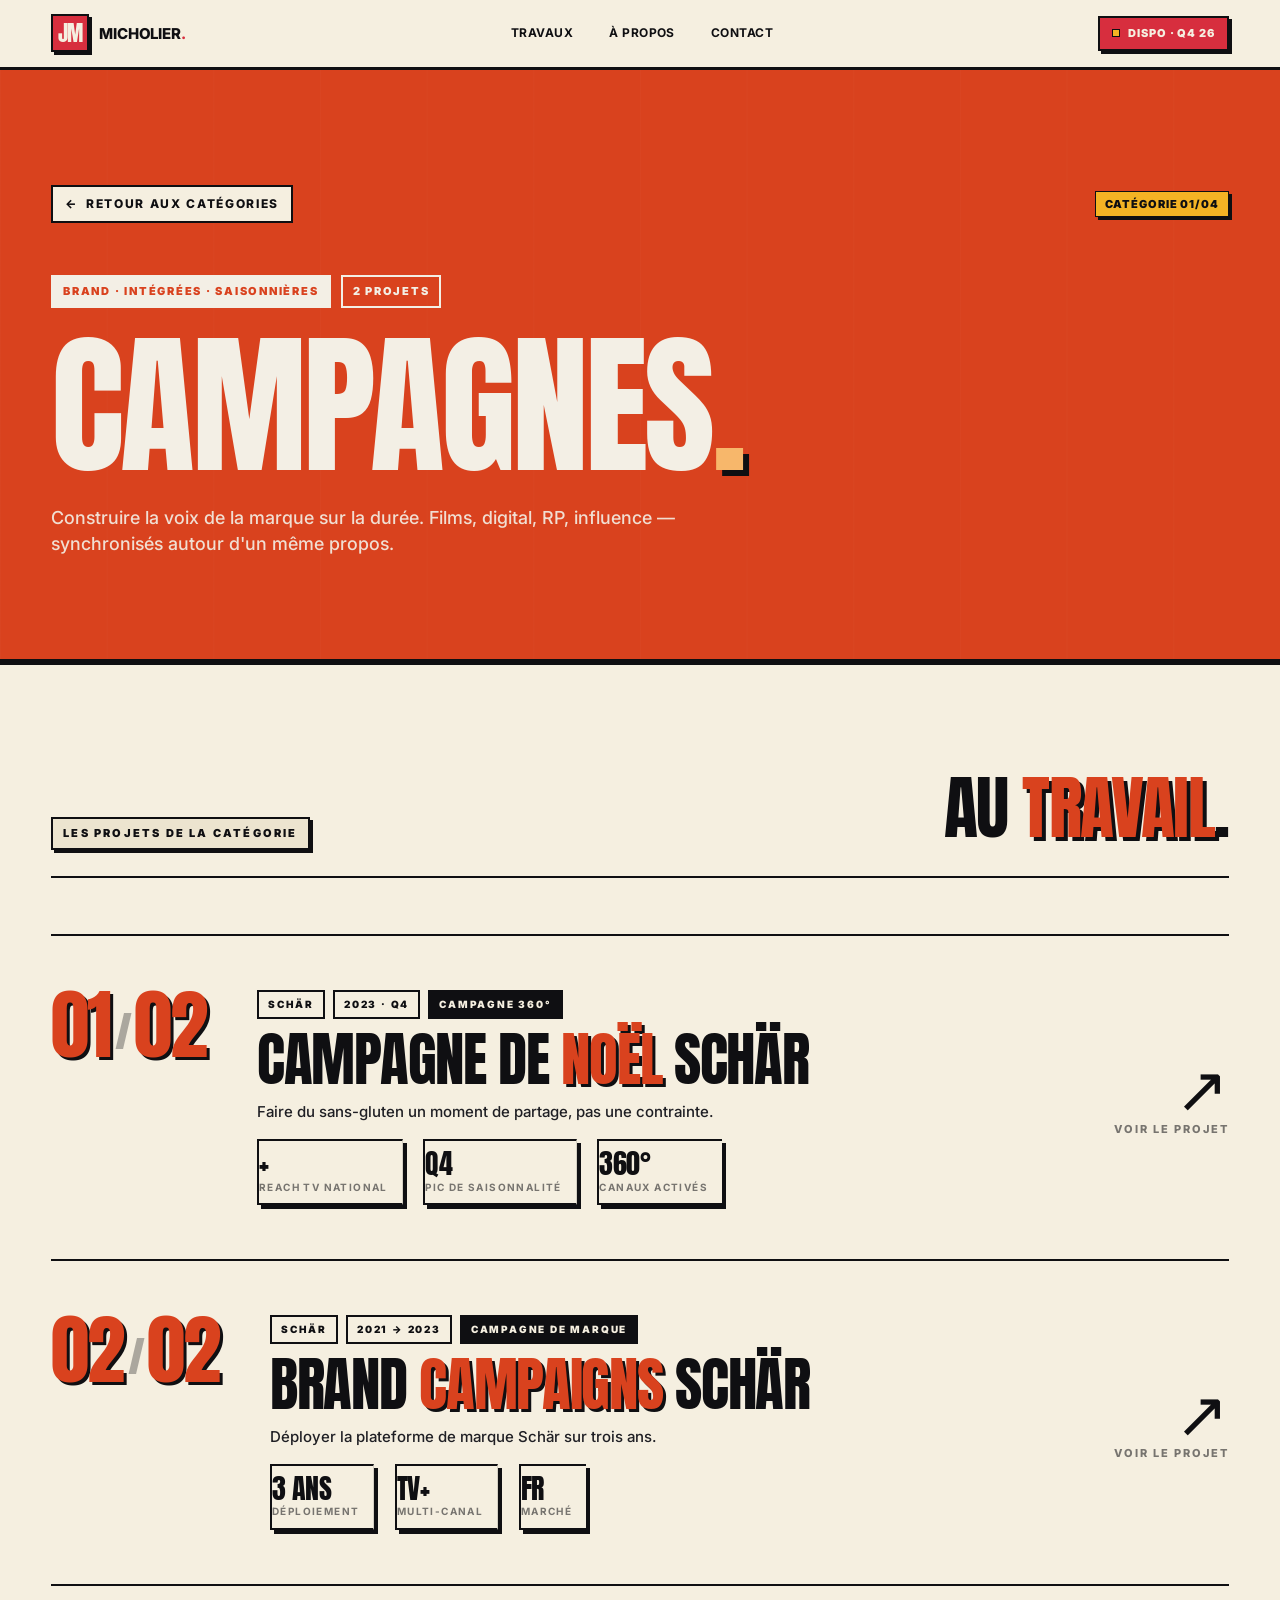
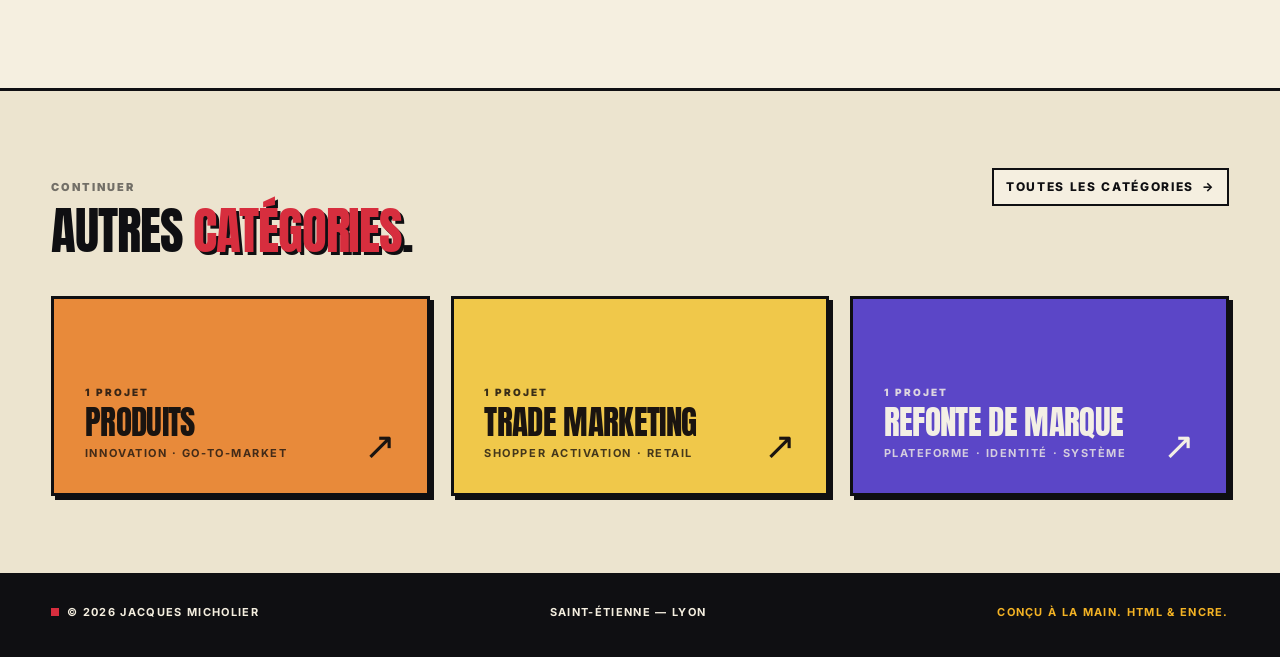
<file: categories/campagnes.html>
<!doctype html>
<html lang="fr">
<head>
  <meta charset="utf-8" />
  <meta name="viewport" content="width=device-width, initial-scale=1" />
  <title>Campagnes — Jacques Micholier</title>

  <link rel="preconnect" href="https://fonts.googleapis.com" />
  <link rel="preconnect" href="https://fonts.gstatic.com" crossorigin />
  <link href="https://fonts.googleapis.com/css2?family=Anton&family=Inter:wght@400;500;600;700;800;900&display=swap" rel="stylesheet" />

  <link rel="stylesheet" href="../styles.css" />

  <style>
    /* Jacques : retirer les symboles décoratifs sur la page Campagnes */
    #hero-root > .glyph { display: none; }
    #other-root .cat-other-glyph { display: none; }
  </style>
</head>

<body id="top">

  <header class="nav" id="nav-root"></header>

  <section class="section cat-hero" id="hero" data-screen-label="Catégorie — Hero">
    <div id="hero-root"></div>
  </section>

  <section class="section cat-listing" id="list" data-screen-label="Catégorie — Liste">
    <div id="list-root"></div>
  </section>

  <section class="section cat-other-sec" id="other" data-screen-label="Catégorie — Autres">
    <div id="other-root"></div>
  </section>

  <footer class="footer" id="footer-root"></footer>

  <script>window.__categoryKey = "campagnes";</script>
  <script src="../image-slot.js"></script>
  <script src="../data.js"></script>
  <script src="../categorie.js"></script>
</body>
</html>
</file>
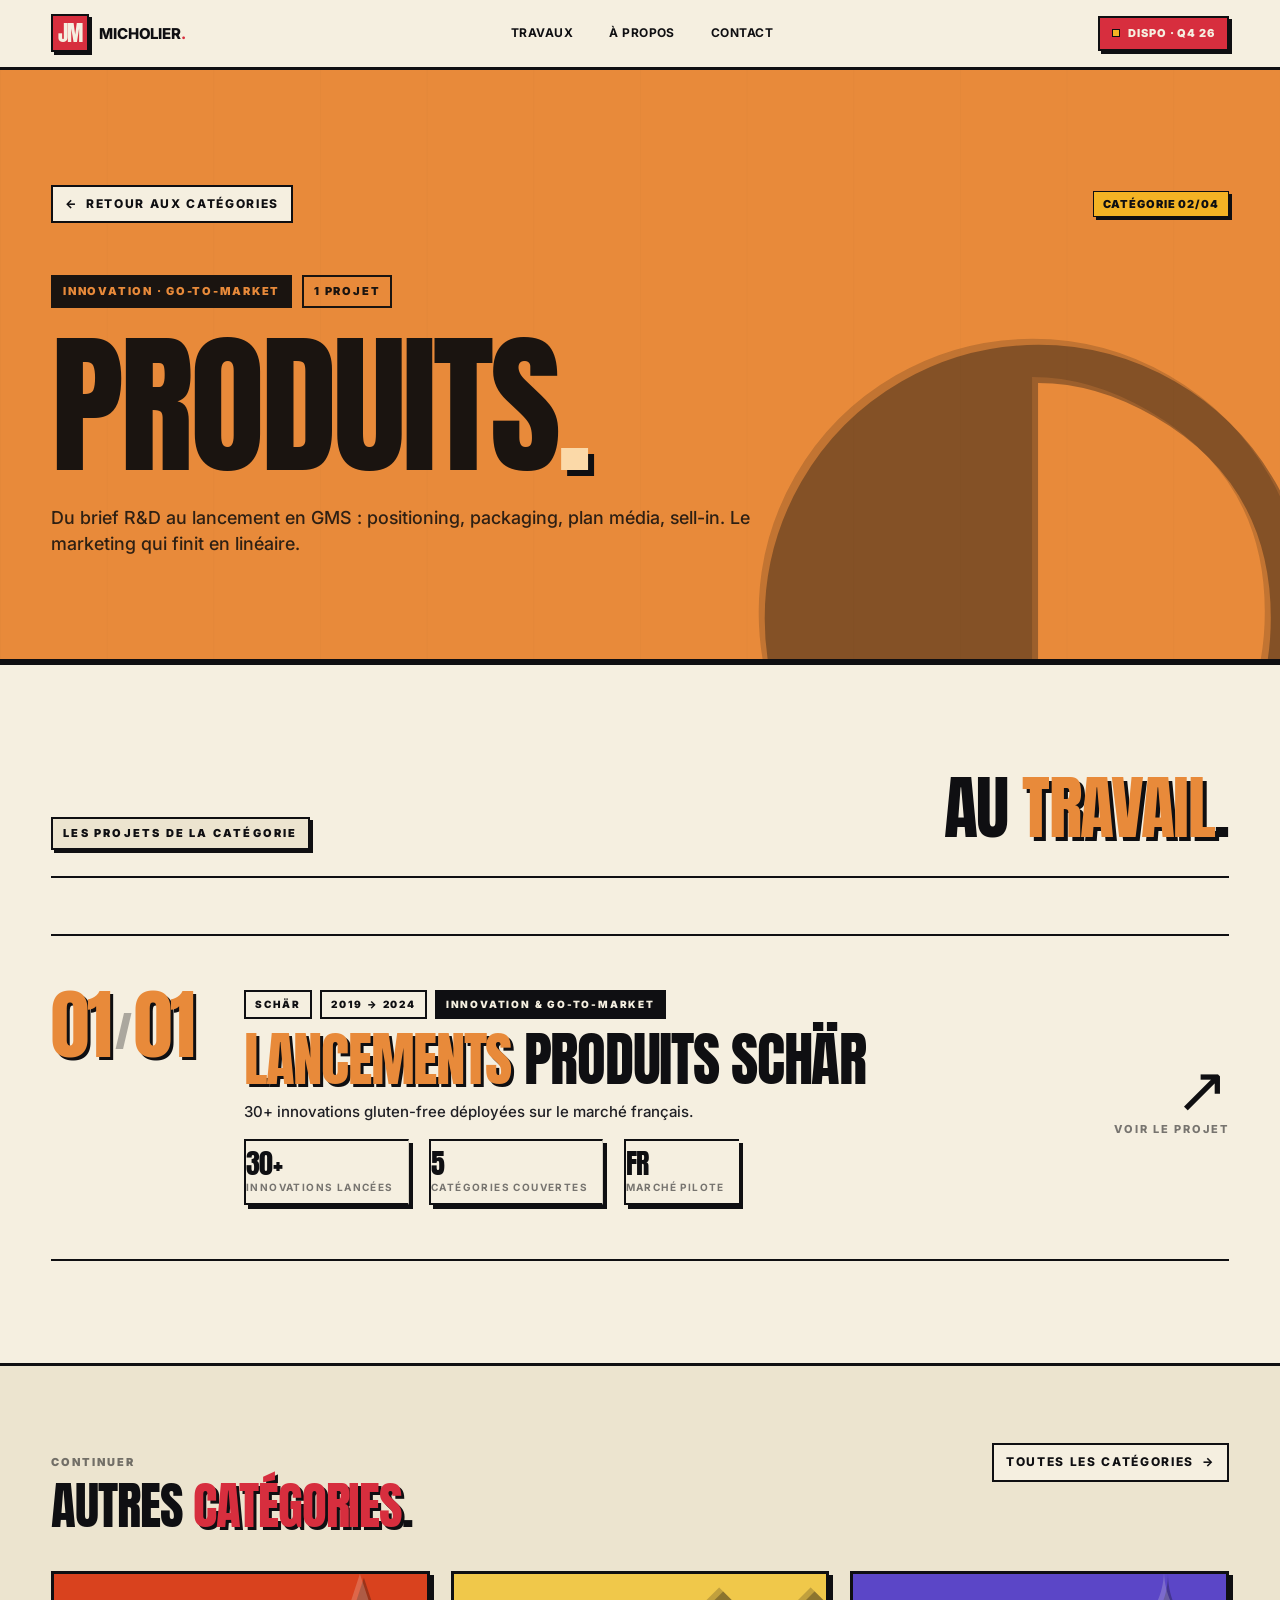
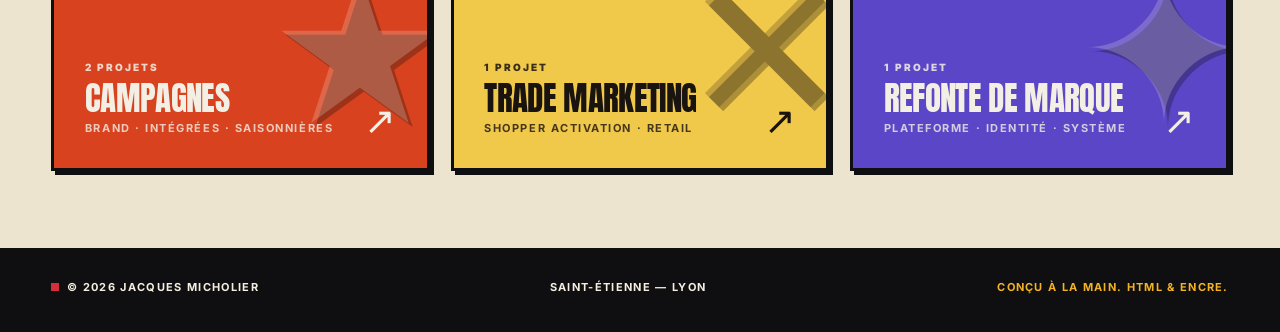
<file: categories/produits.html>
<!doctype html>
<html lang="fr">
<head>
  <meta charset="utf-8" />
  <meta name="viewport" content="width=device-width, initial-scale=1" />
  <title>Produits — Jacques Micholier</title>

  <link rel="preconnect" href="https://fonts.googleapis.com" />
  <link rel="preconnect" href="https://fonts.gstatic.com" crossorigin />
  <link href="https://fonts.googleapis.com/css2?family=Anton&family=Inter:wght@400;500;600;700;800;900&display=swap" rel="stylesheet" />

  <link rel="stylesheet" href="../styles.css" />
</head>

<body id="top">

  <header class="nav" id="nav-root"></header>

  <section class="section cat-hero" id="hero" data-screen-label="Catégorie — Hero">
    <div id="hero-root"></div>
  </section>

  <section class="section cat-listing" id="list" data-screen-label="Catégorie — Liste">
    <div id="list-root"></div>
  </section>

  <section class="section cat-other-sec" id="other" data-screen-label="Catégorie — Autres">
    <div id="other-root"></div>
  </section>

  <footer class="footer" id="footer-root"></footer>

  <script>window.__categoryKey = "produits";</script>
  <script src="../image-slot.js"></script>
  <script src="../data.js"></script>
  <script src="../categorie.js"></script>
</body>
</html>
</file>
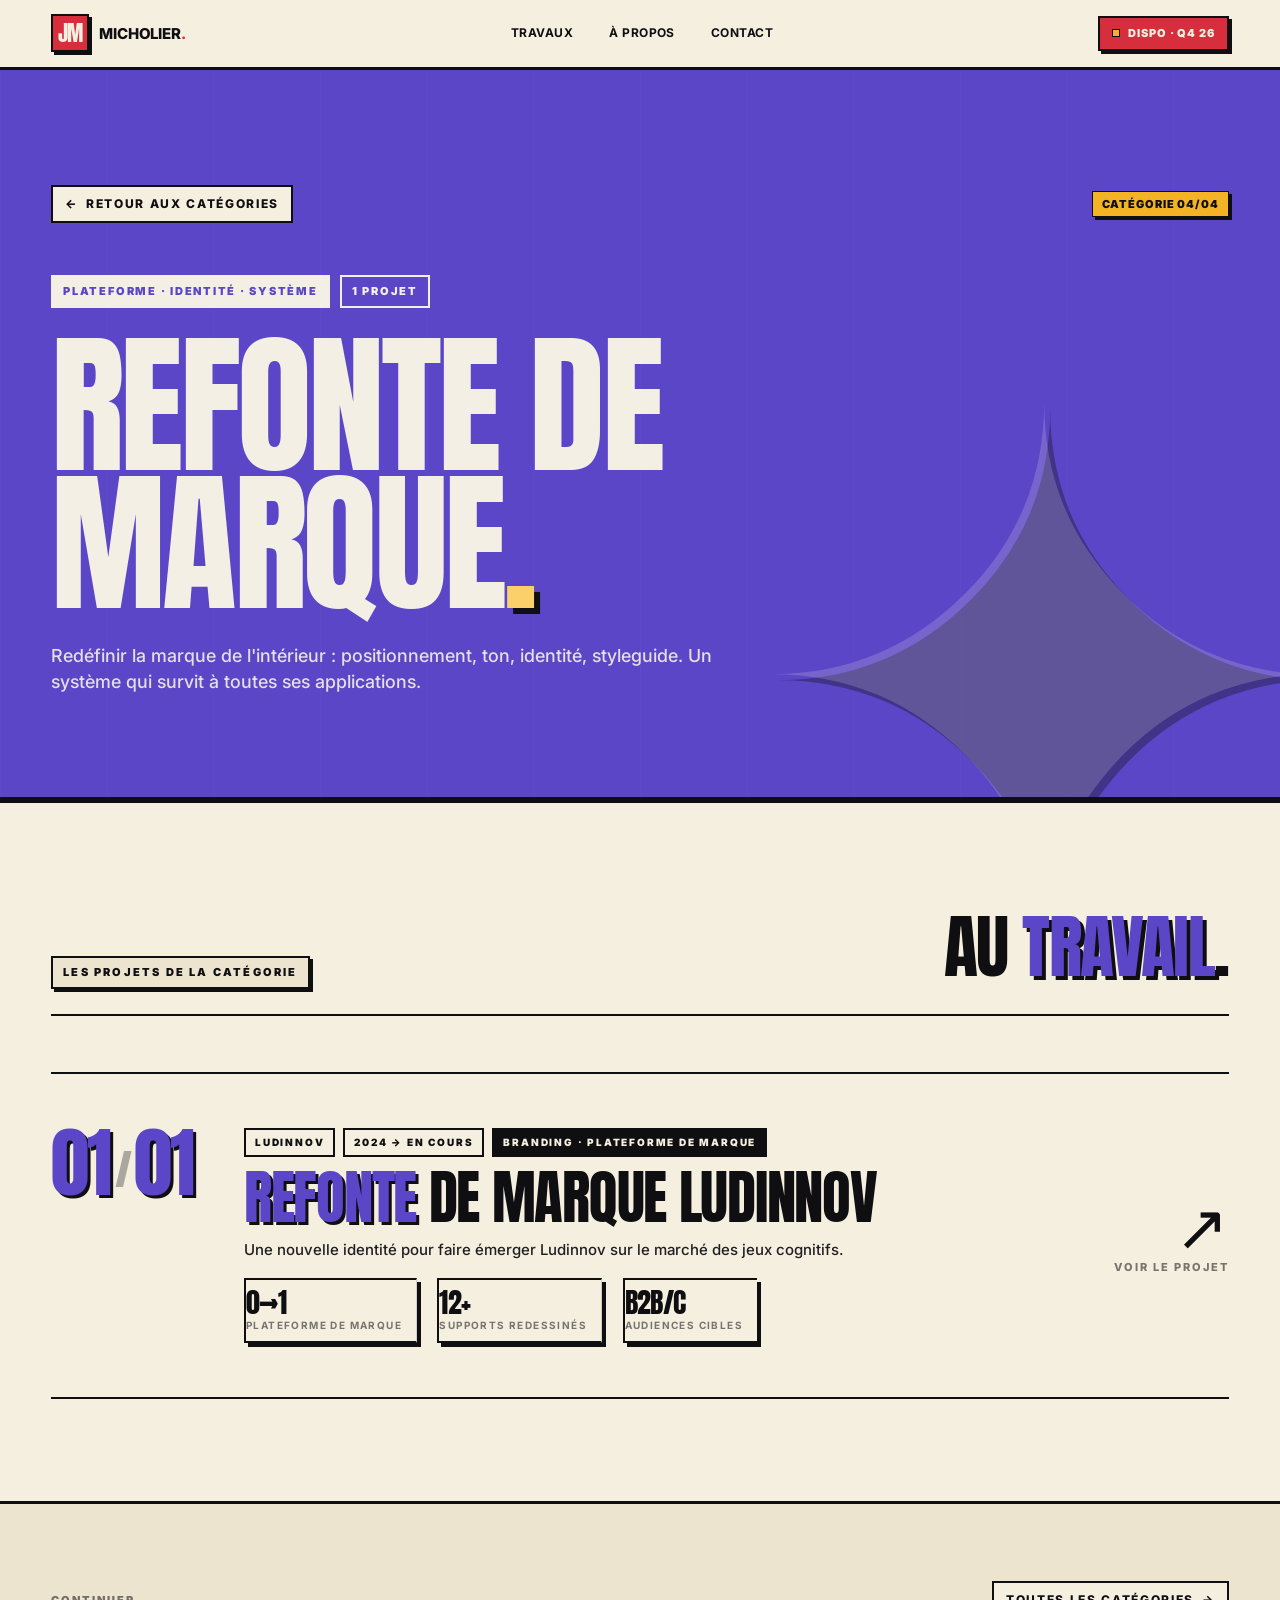
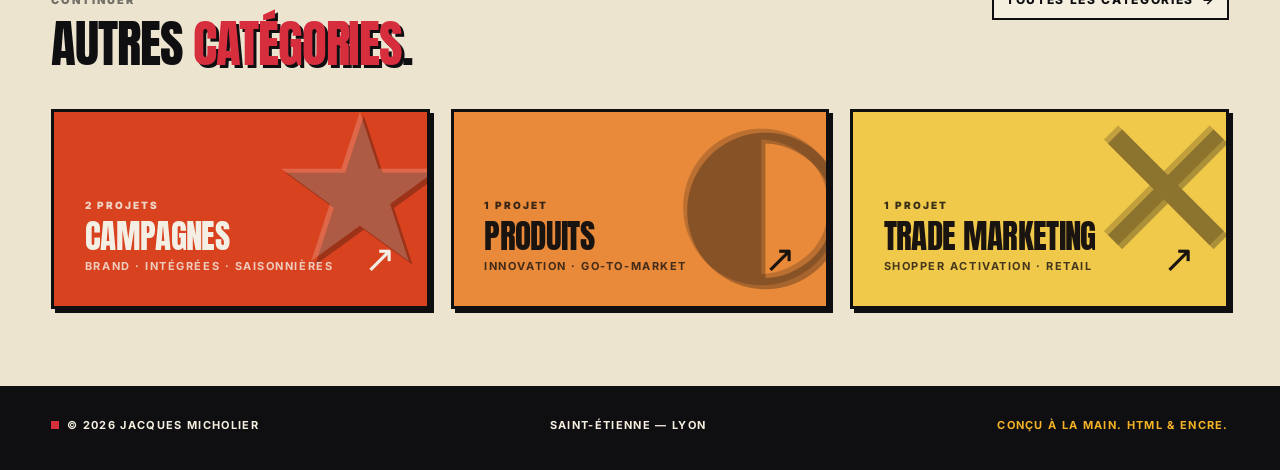
<file: categories/refonte.html>
<!doctype html>
<html lang="fr">
<head>
  <meta charset="utf-8" />
  <meta name="viewport" content="width=device-width, initial-scale=1" />
  <title>Refonte de marque — Jacques Micholier</title>

  <link rel="preconnect" href="https://fonts.googleapis.com" />
  <link rel="preconnect" href="https://fonts.gstatic.com" crossorigin />
  <link href="https://fonts.googleapis.com/css2?family=Anton&family=Inter:wght@400;500;600;700;800;900&display=swap" rel="stylesheet" />

  <link rel="stylesheet" href="../styles.css" />
</head>

<body id="top">

  <header class="nav" id="nav-root"></header>

  <section class="section cat-hero" id="hero" data-screen-label="Catégorie — Hero">
    <div id="hero-root"></div>
  </section>

  <section class="section cat-listing" id="list" data-screen-label="Catégorie — Liste">
    <div id="list-root"></div>
  </section>

  <section class="section cat-other-sec" id="other" data-screen-label="Catégorie — Autres">
    <div id="other-root"></div>
  </section>

  <footer class="footer" id="footer-root"></footer>

  <script>window.__categoryKey = "refonte";</script>
  <script src="../image-slot.js"></script>
  <script src="../data.js"></script>
  <script src="../categorie.js"></script>
</body>
</html>
</file>
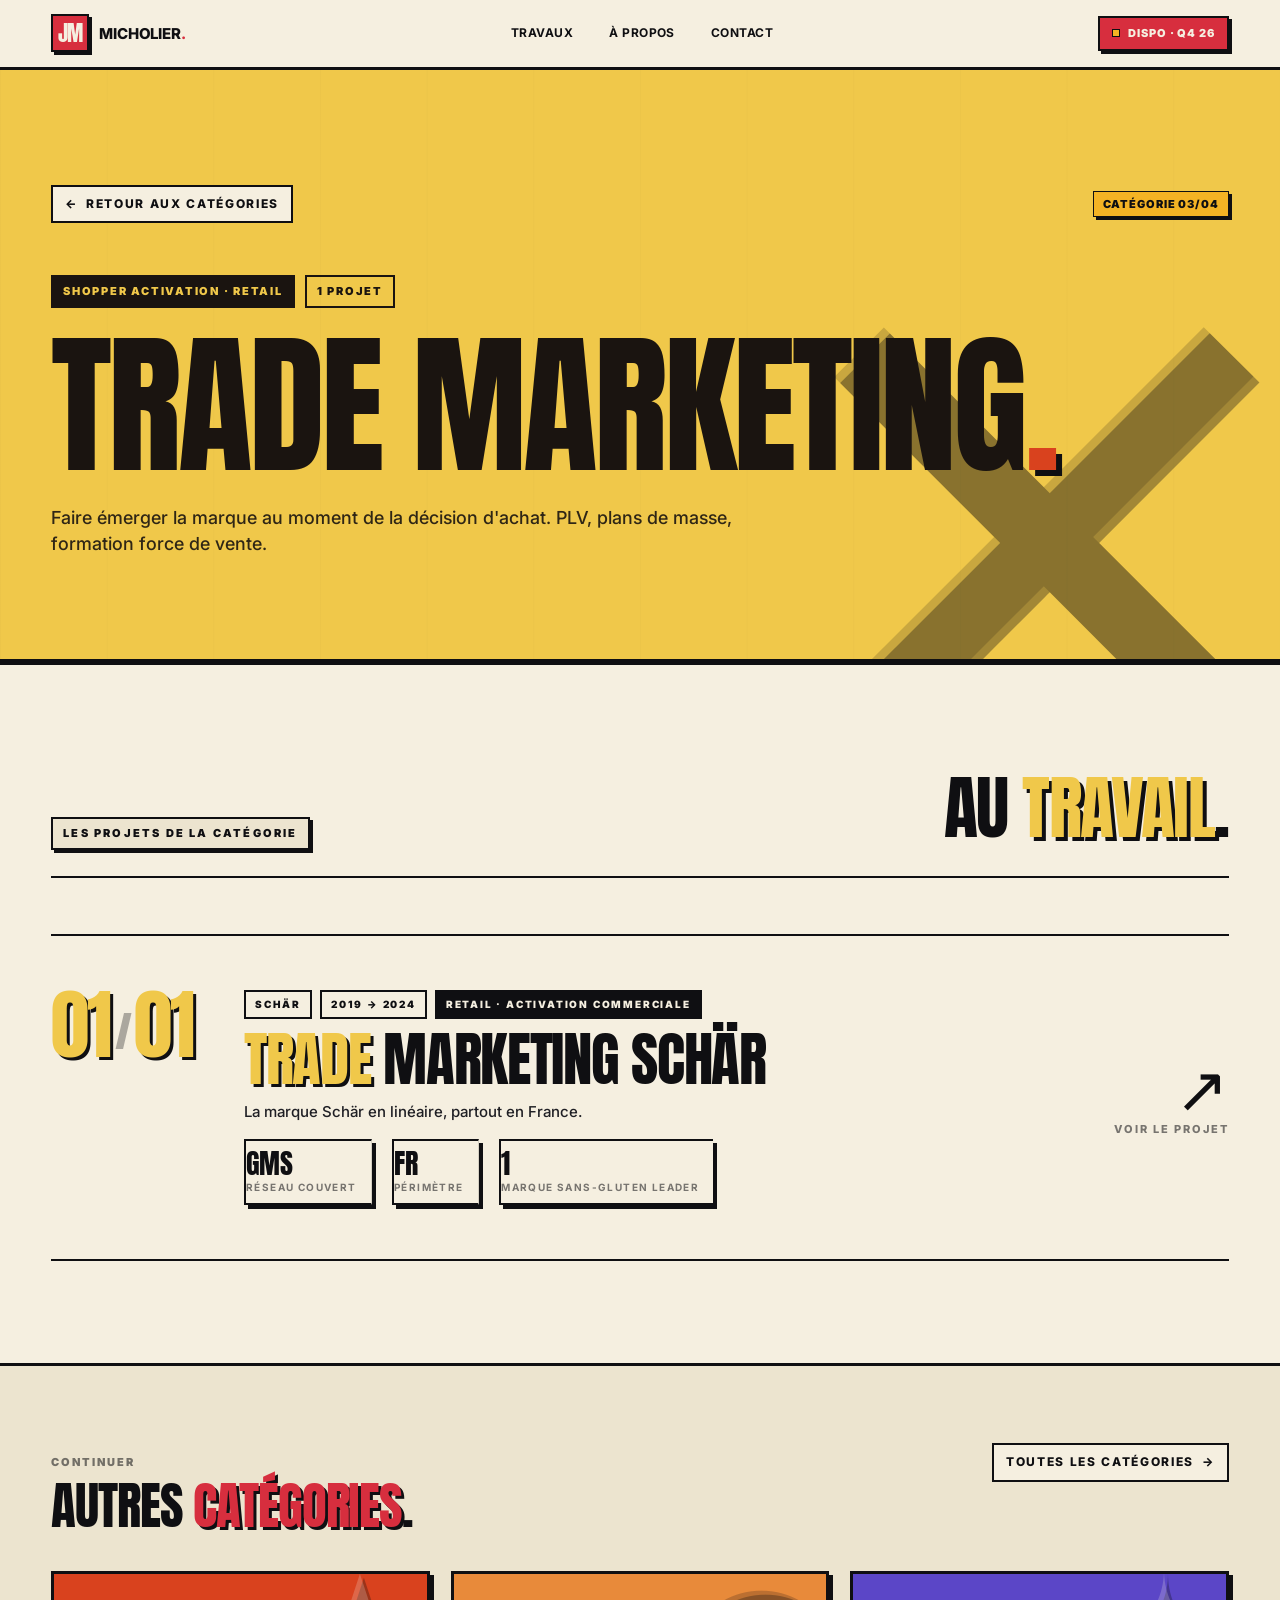
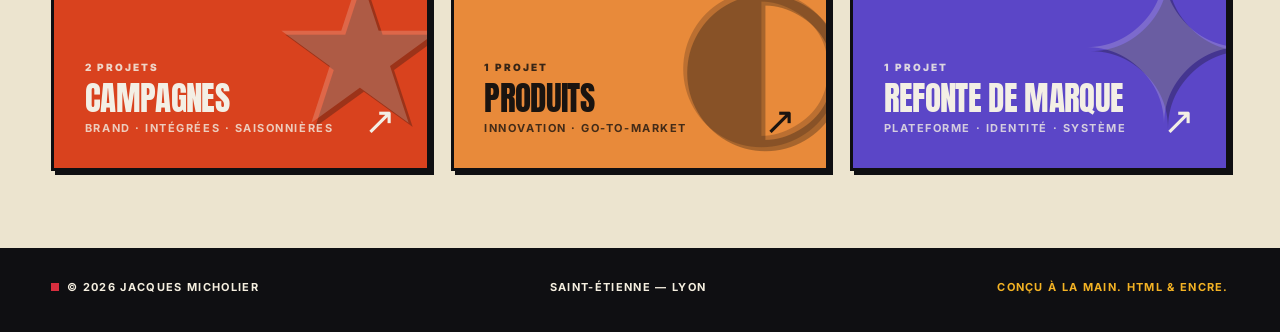
<file: categories/trade.html>
<!doctype html>
<html lang="fr">
<head>
  <meta charset="utf-8" />
  <meta name="viewport" content="width=device-width, initial-scale=1" />
  <title>Trade marketing — Jacques Micholier</title>

  <link rel="preconnect" href="https://fonts.googleapis.com" />
  <link rel="preconnect" href="https://fonts.gstatic.com" crossorigin />
  <link href="https://fonts.googleapis.com/css2?family=Anton&family=Inter:wght@400;500;600;700;800;900&display=swap" rel="stylesheet" />

  <link rel="stylesheet" href="../styles.css" />
</head>

<body id="top">

  <header class="nav" id="nav-root"></header>

  <section class="section cat-hero" id="hero" data-screen-label="Catégorie — Hero">
    <div id="hero-root"></div>
  </section>

  <section class="section cat-listing" id="list" data-screen-label="Catégorie — Liste">
    <div id="list-root"></div>
  </section>

  <section class="section cat-other-sec" id="other" data-screen-label="Catégorie — Autres">
    <div id="other-root"></div>
  </section>

  <footer class="footer" id="footer-root"></footer>

  <script>window.__categoryKey = "trade";</script>
  <script src="../image-slot.js"></script>
  <script src="../data.js"></script>
  <script src="../categorie.js"></script>
</body>
</html>
</file>
<file: styles.css>
/* ════════════════════════════════════════════════════════════
   Portfolio · Jacques Micholier — RIOT v2
   Application de la charte graphique Riot v1.0
   • Tokens (Red/Gold/Violet/Paper/Ink) exposés en CSS vars
     → modifiables via le panneau Tweaks (live).
   • Typo : Impact en caps XL (titres) + Inter (structure/body)
   • Hero brutaliste · sections suivantes calmées
   ════════════════════════════════════════════════════════════ */

:root {
  /* Charte v1.0 — modifiable via Tweaks */
  --riot-red:    #D72E3E;
  --riot-gold:   #F4B324;
  --riot-violet: #6B4FBB;

  --paper:       #F5EFE0;
  --paper-2:     #ece4cf;
  --ink:         #0F0F12;
  --ink-2:       #1f1f24;
  --muted:       rgba(15, 15, 18, 0.55);
  --muted-2:     rgba(15, 15, 18, 0.32);
  --line:        rgba(15, 15, 18, 0.14);
  --line-2:      rgba(15, 15, 18, 0.08);

  --display: "Impact", "Anton", "Haettenschweiler", "Arial Narrow Bold", sans-serif;
  --sans:    "Inter", -apple-system, "Helvetica Neue", Arial, sans-serif;

  --maxw: 1440px;
  --gutter: clamp(20px, 4vw, 56px);

  --ease: cubic-bezier(.2, .7, .2, 1);

  /* Ombres offset charte (brutalist) — réduites sur sections calmes */
  --shadow-xl: 6px 6px 0 var(--ink);
  --shadow-md: 4px 4px 0 var(--ink);
  --shadow-sm: 3px 3px 0 var(--ink);

  --border:   2px solid var(--ink);
  --border-2: 2.5px solid var(--ink);
  --border-3: 3px solid var(--ink);
}

/* ── Reset ───────────────────────────────────────────────── */
* { box-sizing: border-box; }
html, body { margin: 0; padding: 0; }
html { scroll-behavior: smooth; }
body {
  background: var(--paper);
  color: var(--ink);
  font-family: var(--sans);
  font-size: 16px;
  font-weight: 400;
  line-height: 1.55;
  -webkit-font-smoothing: antialiased;
  text-rendering: optimizeLegibility;
  overflow-x: hidden;
}
img, svg { display: block; max-width: 100%; }
a { color: inherit; text-decoration: none; }
button { font: inherit; color: inherit; background: none; border: none; padding: 0; cursor: pointer; }
::selection { background: var(--riot-red); color: var(--paper); }

/* ── Typo helpers ────────────────────────────────────────── */
.display {
  font-family: var(--display);
  font-weight: 400;
  text-transform: uppercase;
  letter-spacing: -.022em;
  line-height: .9;
}
.eyebrow {
  font-family: var(--sans);
  font-weight: 800;
  font-size: 11px;
  letter-spacing: .14em;
  text-transform: uppercase;
  color: var(--ink);
}
.lede {
  font-family: var(--sans);
  font-weight: 500;
  font-size: clamp(17px, 1.35vw, 20px);
  line-height: 1.5;
}

/* ── Wrap + sections ─────────────────────────────────────── */
.wrap {
  max-width: var(--maxw);
  margin: 0 auto;
  padding: 0 var(--gutter);
}
.section {
  padding: clamp(72px, 9vw, 140px) 0;
  position: relative;
  border-top: var(--border-3);
}
.section:first-of-type { border-top: none; }

/* ── BADGES (charte) ─────────────────────────────────────── */
.badge {
  display: inline-flex;
  align-items: center;
  font-family: var(--sans);
  font-weight: 900;
  font-size: 11px;
  letter-spacing: .08em;
  padding: 4px 9px 3px;
  border: 1.5px solid var(--ink);
  box-shadow: var(--shadow-sm);
  text-transform: uppercase;
  flex-shrink: 0;
  white-space: nowrap;
}
.badge.new  { background: var(--riot-red);    color: var(--paper); }
.badge.pro  { background: var(--riot-violet); color: var(--paper); }
.badge.beta { background: var(--ink);         color: var(--riot-gold); }
.badge.tip  { background: var(--riot-gold);   color: var(--ink); }

/* ── BOUTONS (charte) ────────────────────────────────────── */
.btn {
  display: inline-flex;
  align-items: center;
  gap: 10px;
  font-family: var(--sans);
  font-weight: 900;
  font-size: 12px;
  letter-spacing: .08em;
  text-transform: uppercase;
  padding: 13px 18px;
  border: var(--border);
  transition: transform .2s var(--ease), box-shadow .2s var(--ease);
  cursor: pointer;
  white-space: nowrap;
}
.btn .arr { font-size: 14px; line-height: 1; }
.btn.primary {
  background: var(--riot-red);
  color: var(--paper);
  box-shadow: var(--shadow-md);
}
.btn.primary:hover {
  transform: translate(-2px, -2px);
  box-shadow: 6px 6px 0 var(--ink);
}
.btn.primary:active {
  transform: translate(2px, 2px);
  box-shadow: 0 0 0 var(--ink);
}
.btn.secondary {
  background: var(--paper);
  color: var(--ink);
  box-shadow: var(--shadow-sm);
}
.btn.secondary:hover {
  transform: translate(-2px, -2px);
  box-shadow: 5px 5px 0 var(--ink);
}
.btn.ghost {
  background: transparent;
  color: var(--ink);
  border: 2px dashed var(--ink);
  font-weight: 800;
  box-shadow: none;
}
.btn.ghost:hover {
  background: var(--ink);
  color: var(--paper);
  border-style: solid;
}

/* ── NAV ─────────────────────────────────────────────────── */
.nav {
  position: sticky;
  top: 0;
  z-index: 100;
  background: var(--paper);
  border-bottom: var(--border-3);
  transition: box-shadow .25s var(--ease);
}
.nav.is-scrolled {
  box-shadow: 0 4px 0 var(--ink);
}
.nav-inner {
  max-width: var(--maxw);
  margin: 0 auto;
  padding: 14px var(--gutter);
  display: flex;
  align-items: center;
  justify-content: space-between;
  gap: 16px;
}
.logo {
  display: inline-flex;
  align-items: center;
  gap: 10px;
  white-space: nowrap;
}
.logo .mark {
  display: inline-grid;
  place-items: center;
  width: 38px;
  height: 38px;
  background: var(--riot-red);
  color: var(--paper);
  border: var(--border);
  box-shadow: var(--shadow-sm);
  font-family: var(--display);
  font-size: 22px;
  letter-spacing: -.04em;
}
.logo .wordmark {
  font-family: var(--sans);
  font-weight: 800;
  font-size: 15px;
  letter-spacing: -.01em;
  text-transform: uppercase;
}
.logo .wordmark .dot { color: var(--riot-red); }
.nav-links {
  display: flex;
  align-items: center;
  gap: 4px;
  font-family: var(--sans);
  font-weight: 700;
  font-size: 12px;
  letter-spacing: .04em;
  text-transform: uppercase;
}
.nav-links a {
  padding: 8px 14px;
  border: 2px solid transparent;
  transition: background .2s var(--ease), color .2s var(--ease), border-color .2s var(--ease);
}
.nav-links a:hover {
  border-color: var(--ink);
}
.nav-links a.is-active {
  background: var(--ink);
  color: var(--paper);
  border-color: var(--ink);
}
.nav-status {
  display: inline-flex;
  align-items: center;
  gap: 8px;
  background: var(--riot-red);
  color: var(--paper);
  font-family: var(--sans);
  font-weight: 900;
  font-size: 11px;
  letter-spacing: .08em;
  text-transform: uppercase;
  padding: 7px 12px;
  border: var(--border);
  box-shadow: var(--shadow-sm);
  white-space: nowrap;
  flex-shrink: 0;
}
.nav-status .dot {
  width: 8px;
  height: 8px;
  background: var(--riot-gold);
  border: 1.5px solid var(--ink);
  flex-shrink: 0;
  animation: blink 1.6s var(--ease) infinite;
}
@keyframes blink {
  0%, 60% { opacity: 1; }
  61%, 100% { opacity: .35; }
}

/* ── HERO (brutalist full) ────────────────────────────── */
.hero {
  padding: clamp(48px, 7vw, 90px) 0 clamp(36px, 5vw, 64px);
  position: relative;
  overflow: hidden;
}
/* Grille 12-col repère discret */
.hero::before {
  content: "";
  position: absolute;
  inset: 0 var(--gutter);
  pointer-events: none;
  opacity: .06;
  background-image: linear-gradient(90deg, var(--ink) 1px, transparent 1px);
  background-size: calc(100% / 12) 100%;
  z-index: 0;
}
.hero-bolt {
  position: absolute;
  z-index: 1;
  pointer-events: none;
}
.hero-bolt.b1 { right: 4%; top: 32%; }
.hero-bolt.b2 { left: 38%; top: 8%; }

.hero-eyebrow {
  display: flex;
  align-items: center;
  gap: 12px;
  margin-bottom: clamp(22px, 3vw, 36px);
  position: relative;
  z-index: 2;
  flex-wrap: wrap;
}
.hero-eyebrow .rule {
  flex: 1;
  min-width: 40px;
  border-top: 2px dashed var(--ink);
  opacity: .3;
}
.hero-eyebrow .marker {
  font-family: var(--sans);
  font-weight: 800;
  font-size: 11px;
  letter-spacing: .14em;
  text-transform: uppercase;
  color: var(--ink);
}
.hero-eyebrow .marker.violet { color: var(--riot-violet); }
.hero-eyebrow .marker.red    { color: var(--riot-red); }

/* Title — Impact XL avec mots colorés */
.hero-title {
  font-family: var(--display);
  font-weight: 400;
  font-size: clamp(58px, 13.2vw, 196px);
  line-height: .86;
  letter-spacing: -.022em;
  text-transform: uppercase;
  margin: 0;
  position: relative;
  z-index: 2;
}
.hero-title .br { display: block; }
.hero-title .amp {
  color: var(--riot-gold);
  -webkit-text-stroke: 2px var(--ink);
  text-stroke: 2px var(--ink);
  text-shadow:
    5px 5px 0 var(--ink);
}
.hero-title .word-red {
  color: var(--riot-red);
  text-shadow: 6px 6px 0 var(--ink);
}
.hero-title .word-outline {
  color: transparent;
  -webkit-text-stroke: 2.5px var(--riot-violet);
  text-stroke: 2.5px var(--riot-violet);
}

/* Sub-line + actions */
.hero-actions {
  margin-top: clamp(20px, 2.5vw, 30px);
  position: relative;
  z-index: 2;
  display: flex;
  flex-wrap: wrap;
  align-items: center;
  gap: 14px;
}
.hero-sub {
  font-family: var(--sans);
  font-weight: 800;
  font-size: clamp(18px, 1.7vw, 24px);
  letter-spacing: -.01em;
  color: var(--ink);
  flex: 1 1 320px;
}
.hero-sub .hi {
  background: var(--riot-gold);
  padding: 2px 8px;
  border: 1.5px solid var(--ink);
  margin: 0 2px;
}

/* Meta 4 cellules */
.hero-meta {
  margin-top: clamp(40px, 5vw, 68px);
  padding-top: 18px;
  border-top: var(--border-3);
  display: grid;
  grid-template-columns: repeat(4, 1fr);
  gap: clamp(16px, 2vw, 28px);
  position: relative;
  z-index: 2;
}
.hero-meta .cell { display: flex; flex-direction: column; gap: 6px; }
.hero-meta .lbl {
  font-family: var(--sans);
  font-weight: 900;
  font-size: 10px;
  letter-spacing: .18em;
  text-transform: uppercase;
  color: var(--ink);
}
.hero-meta .cell.highlight .lbl {
  background: var(--riot-gold);
  padding: 2px 6px;
  border: 1.5px solid var(--ink);
  width: fit-content;
}
.hero-meta .val {
  font-family: var(--sans);
  font-weight: 800;
  font-size: clamp(15px, 1.3vw, 18px);
  letter-spacing: -.005em;
  color: var(--ink);
}

/* ── Section header (commun Travaux / À propos / Contact) ── */
.sec-head {
  margin-bottom: clamp(40px, 5vw, 64px);
}
.sec-head .marks {
  display: flex;
  align-items: center;
  gap: 10px;
  margin-bottom: 14px;
  flex-wrap: wrap;
}
.sec-head .sec-tag {
  font-family: var(--sans);
  font-weight: 900;
  font-size: 11px;
  letter-spacing: .14em;
  text-transform: uppercase;
  background: var(--ink);
  color: var(--riot-gold);
  padding: 5px 11px;
  border: var(--border);
  white-space: nowrap;
  flex-shrink: 0;
}
.sec-head .h2 {
  font-family: var(--display);
  font-weight: 400;
  font-size: clamp(48px, 7.2vw, 108px);
  line-height: .88;
  letter-spacing: -.022em;
  text-transform: uppercase;
  margin: 0;
  max-width: 16ch;
}
.sec-head .h2 .word-red {
  color: var(--riot-red);
  text-shadow: 4px 4px 0 var(--ink);
}
.sec-head .h2 .word-violet { color: var(--riot-violet); }
.sec-head .intro {
  font-family: var(--sans);
  font-weight: 500;
  font-size: 16px;
  line-height: 1.55;
  color: var(--ink-2);
  max-width: 60ch;
  margin: clamp(16px, 1.6vw, 22px) 0 0;
}

.sec-head.with-aside {
  display: grid;
  grid-template-columns: minmax(0, 1.7fr) minmax(220px, 1fr);
  gap: clamp(24px, 4vw, 64px);
  align-items: end;
}
.sec-head.with-aside .intro { margin-top: 0; padding-bottom: 8px; }

/* ── TRAVAUX — cartes diagonales ─────────────────────────── */
.work-feature { margin-bottom: clamp(20px, 2.4vw, 32px); }
.work-grid {
  display: grid;
  grid-template-columns: repeat(12, 1fr);
  grid-auto-rows: clamp(180px, 19vw, 260px);
  gap: clamp(16px, 2.2vw, 24px);
}
/* 4 cartes secondaires en mosaïque charte */
.work-grid .card-1 { grid-column: 1 / span 5;  grid-row: span 3; }  /* tall */
.work-grid .card-2 { grid-column: 6 / span 7;  grid-row: span 2; }  /* wide */
.work-grid .card-3 { grid-column: 6 / span 4;  grid-row: span 1; }
.work-grid .card-4 { grid-column: 10 / span 3; grid-row: span 1; }

/* La carte diagonale, signature de la charte */
.card {
  position: relative;
  overflow: hidden;
  display: flex;
  flex-direction: column;
  border: var(--border-2);
  box-shadow: var(--shadow-xl);
  transition: transform .35s var(--ease), box-shadow .35s var(--ease);
  background: var(--bg, var(--paper-2));
  color: var(--fg, var(--ink));
  /* Coupe diagonale, coin bas-droit (moins agressive sur petites cartes) */
  clip-path: polygon(0 0, 100% 0, 100% 88%, 92% 100%, 0 100%);
}
.card.mosaic.card-1 {
  /* Tall card → coupe plus prononcée */
  clip-path: polygon(0 0, 100% 0, 100% 92%, 88% 100%, 0 100%);
}
.card.feature {
  clip-path: polygon(0 0, 100% 0, 100% 88%, 92% 100%, 0 100%);
  aspect-ratio: 21 / 10;
}
.card:hover {
  transform: translate(-3px, -3px);
  box-shadow: 9px 9px 0 var(--ink);
}
.card:active {
  transform: translate(2px, 2px);
  box-shadow: 4px 4px 0 var(--ink);
}

/* Image plein-format pour la feature (et pour les autres si une image
   est fournie). Voile pour lisibilité. */
.card-visual {
  position: absolute;
  inset: 0;
  z-index: 0;
}
.card-visual img {
  width: 100%;
  height: 100%;
  object-fit: cover;
  transition: transform .8s var(--ease);
}
.card:hover .card-visual img { transform: scale(1.04); }
.card-visual::after {
  content: "";
  position: absolute;
  inset: 0;
  background:
    linear-gradient(180deg,
      color-mix(in oklab, var(--bg, var(--ink)) 30%, transparent) 0%,
      transparent 35%,
      color-mix(in oklab, var(--bg, var(--ink)) 70%, transparent) 100%);
  pointer-events: none;
}

/* Numéro géant Impact en filigrane (cartes typo, pas feature) */
.card-glyph {
  position: absolute;
  z-index: 0;
  right: -.04em;
  bottom: -.18em;
  font-family: var(--display);
  font-weight: 400;
  font-size: clamp(120px, 18vw, 280px);
  line-height: .8;
  letter-spacing: -.04em;
  color: var(--glyph, var(--ink));
  opacity: .22;
  pointer-events: none;
  user-select: none;
}
.card.feature .card-glyph { display: none; }

/* Top-row : N° / chip / badge */
.card-meta {
  position: absolute;
  top: 16px;
  left: 18px;
  right: 18px;
  z-index: 3;
  display: flex;
  justify-content: space-between;
  align-items: flex-start;
  gap: 12px;
  font-family: var(--sans);
  font-weight: 900;
  font-size: 10px;
  letter-spacing: .14em;
  text-transform: uppercase;
  pointer-events: none;
}
.card-meta .left {
  display: flex;
  align-items: center;
  gap: 8px;
  flex-wrap: wrap;
  pointer-events: auto;
}
/* Petites cellules : on cache le badge pour alléger */
.card.mosaic.card-3 .card-meta .badge,
.card.mosaic.card-4 .card-meta .badge {
  display: none;
}
.card-meta .num {
  background: var(--fg, var(--ink));
  color: var(--bg, var(--paper));
  padding: 4px 8px;
  border: 1.5px solid var(--ink);
  white-space: nowrap;
  flex-shrink: 0;
}
.card-meta .chip {
  background: transparent;
  color: var(--fg, var(--ink));
  opacity: .85;
  text-align: right;
  max-width: 50%;
}
.card.feature .card-meta {
  top: 24px;
  left: 26px;
  right: 26px;
  font-size: 11px;
}

/* Footer titre + flèche */
.card-foot {
  position: absolute;
  left: 18px;
  right: 18px;
  bottom: 22px;
  z-index: 3;
  display: flex;
  align-items: flex-end;
  justify-content: space-between;
  gap: 14px;
}
.card.feature .card-foot {
  left: 26px;
  right: 26px;
  bottom: 36px;
}
.card-foot .client {
  font-family: var(--sans);
  font-weight: 800;
  font-size: 10px;
  letter-spacing: .14em;
  text-transform: uppercase;
  margin-bottom: 6px;
  opacity: .9;
}
.card.feature .card-foot .client { font-size: 12px; }
.card-foot .ttl {
  font-family: var(--display);
  font-weight: 400;
  font-size: clamp(20px, 2.2vw, 30px);
  line-height: 1;
  letter-spacing: -.018em;
  text-transform: uppercase;
  margin: 0;
  max-width: 92%;
  /* Limit title to 3 lines on mosaic cards so it can't crash into the meta row */
  display: -webkit-box;
  -webkit-line-clamp: 3;
  -webkit-box-orient: vertical;
  overflow: hidden;
  word-spacing: .04em;
}
.card.feature .card-foot .ttl {
  font-size: clamp(40px, 5.6vw, 88px);
  line-height: .92;
  -webkit-line-clamp: unset;
  overflow: visible;
}
.card.mosaic.card-3 .card-foot .ttl,
.card.mosaic.card-4 .card-foot .ttl {
  /* Petites cellules : titre encore plus compact */
  font-size: clamp(18px, 1.9vw, 24px);
  -webkit-line-clamp: 2;
}
.card-foot .ttl .hi { color: var(--accent, var(--riot-gold)); text-shadow: 2px 2px 0 var(--ink); }
.card.feature .card-foot .ttl .hi { text-shadow: 4px 4px 0 var(--ink); }
.card-foot .arr {
  display: grid;
  place-items: center;
  width: 38px;
  height: 38px;
  background: var(--fg, var(--ink));
  color: var(--bg, var(--paper));
  border: var(--border);
  font-family: var(--display);
  font-size: 18px;
  transition: transform .35s var(--ease);
  flex-shrink: 0;
}
.card.feature .card-foot .arr {
  width: 54px;
  height: 54px;
  font-size: 24px;
}
.card:hover .card-foot .arr {
  transform: translate(3px, -3px) rotate(-3deg);
}

/* Bolt déco optionnel sur Travaux */
.travaux-bolt {
  position: absolute;
  top: clamp(60px, 6vw, 110px);
  right: clamp(20px, 3vw, 60px);
  z-index: 0;
  pointer-events: none;
  opacity: .9;
}

/* ── À PROPOS (calmer, Inter dominant) ───────────────────── */
.about {
  background: var(--paper-2);
}
.about-grid {
  display: grid;
  grid-template-columns: minmax(220px, 320px) minmax(0, 1fr);
  gap: clamp(28px, 5vw, 72px);
  align-items: start;
}
.portrait {
  /* Jacques : cadrage resserré sur le buste (au lieu d'un 3/4 plein corps). */
  aspect-ratio: 1 / 1;
  background: var(--ink);
  color: var(--paper);
  display: grid;
  place-items: center;
  font-family: var(--display);
  font-size: clamp(100px, 12vw, 160px);
  letter-spacing: -.04em;
  text-transform: uppercase;
  border: var(--border-2);
  box-shadow: var(--shadow-xl);
  position: relative;
  overflow: hidden;
}
/* image-slot pour portrait — même mécanique que les cartes */
image-slot.portrait-image {
  display: block;
  width: 100%;
  height: 100%;
  position: absolute;
  inset: 0;
  z-index: 1;
  color: var(--paper);
}
image-slot.portrait-image:not([data-filled])::part(frame) {
  background: transparent;
}
image-slot.portrait-image::part(empty) { display: none; }
.portrait .portrait-fallback {
  position: relative;
  z-index: 0;
  /* le monogramme JM reste visible tant qu'aucun portrait n'est déposé */
}
.portrait:has(image-slot[data-filled]) .portrait-fallback { display: none; }
.portrait:has(image-slot[data-filled])::before {
  /* Voile pour la lisibilité du badge BETA */
  content: "";
  position: absolute;
  inset: 0;
  z-index: 2;
  background: linear-gradient(180deg, rgba(0,0,0,.25) 0%, transparent 35%, rgba(0,0,0,.45) 100%);
  pointer-events: none;
}
.portrait .badge { z-index: 3; }
.portrait .drop-hint {
  inset: auto 14px 14px auto;
  z-index: 4;
}
.portrait:has(image-slot[data-filled]) .drop-hint { display: none; }
.portrait .badge {
  position: absolute;
  top: 14px;
  left: 14px;
  font-size: 10px;
}
.portrait::after {
  content: "PORTRAIT — À VENIR";
  position: absolute;
  bottom: 14px;
  left: 16px;
  right: 16px;
  font-family: var(--sans);
  font-weight: 800;
  font-size: 10px;
  letter-spacing: .14em;
  text-transform: uppercase;
  color: var(--paper);
  opacity: .5;
  text-align: left;
}
.about-bio p {
  font-family: var(--sans);
  font-weight: 500;
  font-size: clamp(17px, 1.4vw, 20px);
  line-height: 1.55;
  margin: 0 0 1em;
  max-width: 62ch;
  color: var(--ink-2);
}
.about-bio p:first-child::first-letter {
  font-family: var(--display);
  font-size: 3em;
  float: left;
  line-height: .85;
  padding: 4px 12px 0 0;
  color: var(--riot-red);
}

.timeline {
  margin-top: clamp(40px, 5vw, 64px);
  border-top: var(--border-2);
}
.tl-row {
  display: grid;
  grid-template-columns: 140px 1fr 1fr 1fr;
  gap: 24px;
  padding: 16px 0;
  border-bottom: 1px solid var(--line);
  align-items: baseline;
  position: relative;
  transition: background .2s var(--ease);
}
.tl-row:hover { background: var(--paper); }
.tl-row::before {
  content: "";
  position: absolute;
  left: -8px;
  top: 50%;
  width: 4px;
  height: 4px;
  background: var(--riot-red);
  transform: translateY(-50%);
}
.tl-row .period {
  font-family: var(--sans);
  font-weight: 900;
  font-size: 11px;
  letter-spacing: .12em;
  text-transform: uppercase;
  color: var(--ink);
  background: var(--riot-gold);
  padding: 3px 8px;
  border: 1.5px solid var(--ink);
  width: fit-content;
  font-variant-numeric: tabular-nums;
}
.tl-row .role {
  font-family: var(--sans);
  font-weight: 800;
  font-size: clamp(15px, 1.2vw, 18px);
  letter-spacing: -.005em;
}
.tl-row .org {
  font-family: var(--display);
  font-size: clamp(20px, 1.8vw, 26px);
  letter-spacing: -.015em;
  text-transform: uppercase;
  color: var(--riot-red);
}
.tl-row .note {
  font-family: var(--sans);
  font-weight: 600;
  font-size: 11px;
  letter-spacing: .08em;
  color: var(--muted);
  text-transform: uppercase;
  text-align: right;
}

/* ── CONTACT (Hero brutaliste léger) ─────────────────────── */
.contact {
  background: var(--paper);
  position: relative;
  overflow: hidden;
}
.contact-bolt {
  position: absolute;
  z-index: 0;
  pointer-events: none;
  opacity: .9;
}
.contact-bolt.b1 { right: 6%; top: 16%; }

.contact-title {
  font-family: var(--display);
  font-weight: 400;
  font-size: clamp(58px, 9.5vw, 156px);
  line-height: .86;
  letter-spacing: -.022em;
  text-transform: uppercase;
  margin: 16px 0 clamp(28px, 4vw, 40px);
  position: relative;
  z-index: 2;
}
.contact-title .br { display: block; }
.contact-title .word-red    { color: var(--riot-red); text-shadow: 5px 5px 0 var(--ink); }
.contact-title .word-violet { color: var(--riot-violet); }
.contact-title .word-gold-hi {
  background: var(--riot-gold);
  padding: 0 .04em;
  border: var(--border);
  display: inline-block;
  line-height: .9;
}
.contact-sub {
  font-family: var(--sans);
  font-weight: 500;
  font-size: clamp(16px, 1.3vw, 19px);
  color: var(--ink-2);
  margin-bottom: clamp(28px, 4vw, 40px);
  max-width: 60ch;
  position: relative;
  z-index: 2;
}
.pills {
  display: flex;
  flex-wrap: wrap;
  gap: 12px;
  position: relative;
  z-index: 2;
}

/* ── FOOTER ──────────────────────────────────────────────── */
.footer {
  padding: 28px 0 36px;
  border-top: var(--border-3);
  font-family: var(--sans);
  font-weight: 700;
  font-size: 11px;
  letter-spacing: .12em;
  text-transform: uppercase;
  color: var(--ink);
  background: var(--ink);
}
.footer .wrap { color: var(--paper); }
.footer-inner {
  display: flex;
  justify-content: space-between;
  gap: 24px;
  flex-wrap: wrap;
  align-items: center;
}
.footer .sig { color: var(--riot-gold); }
.footer .footer-mark {
  display: inline-flex;
  align-items: center;
  gap: 8px;
  color: var(--paper);
}
.footer .footer-mark .dot {
  width: 8px;
  height: 8px;
  background: var(--riot-red);
}

/* ── Reveal scroll ───────────────────────────────────────── */
.reveal {
  /* visible par défaut ; .in n'est qu'un "boost" éventuel */
  opacity: 1;
  transform: none;
  transition: opacity .9s var(--ease), transform .9s var(--ease);
}
.reveal.fade-init {
  opacity: 0;
  transform: translateY(18px);
}
.reveal.in {
  opacity: 1;
  transform: translateY(0);
}

/* ── Responsive ──────────────────────────────────────────── */
@media (max-width: 960px) {
  .hero::before { display: none; }
  .hero-bolt { display: none; }
  .hero-meta { grid-template-columns: repeat(2, 1fr); }
  .sec-head.with-aside { grid-template-columns: 1fr; }
  .work-grid {
    grid-template-columns: repeat(2, 1fr);
    grid-auto-rows: clamp(180px, 30vw, 260px);
    gap: 14px;
  }
  .work-grid .card-1 { grid-column: 1 / span 2; grid-row: span 2; }
  .work-grid .card-2 { grid-column: 1 / span 2; grid-row: span 1; }
  .work-grid .card-3 { grid-column: 1 / span 1; grid-row: span 1; }
  .work-grid .card-4 { grid-column: 2 / span 1; grid-row: span 1; }
  .about-grid { grid-template-columns: 1fr; }
  .portrait { max-width: 280px; }
  .tl-row {
    grid-template-columns: 130px 1fr;
    grid-template-areas:
      "period role"
      "period org"
      "note   note";
    row-gap: 6px;
  }
  .tl-row .period { grid-area: period; }
  .tl-row .role   { grid-area: role; }
  .tl-row .org    { grid-area: org; }
  .tl-row .note   { grid-area: note; text-align: left; padding-top: 4px; }
}

/* ── IMAGE-SLOTS (drag-drop photos par carte / hero projet) ── */

/* Sur cartes home : la slot remplit la carte, derrière les overlays */
image-slot.card-image,
image-slot.hero-image {
  display: block;
  width: 100%;
  height: 100%;
  position: absolute;
  inset: 0;
  z-index: 1;
  color: var(--paper);
}

/* Frame transparent si pas d'image — on voit le fond coloré dessous */
image-slot.card-image:not([data-filled])::part(frame),
image-slot.hero-image:not([data-filled])::part(frame) {
  background: transparent;
}
/* On masque le shadow-empty natif et on utilise notre propre indicateur
   (.drop-hint) défini dans le markup — meilleur contrôle CSS, rend dans
   les screenshots, et reste accessible par-dessus la carte. */
image-slot.card-image::part(empty),
image-slot.hero-image::part(empty) {
  display: none;
}

/* Indicateur "déposer une photo" — sibling de la slot, dans la carte/hero.
   pointer-events:none : les drag/drop traversent jusqu'à la slot. */
.drop-hint {
  position: absolute;
  inset: auto 14px 14px auto;
  z-index: 4;
  display: inline-flex;
  align-items: center;
  gap: 6px;
  padding: 7px 11px;
  background: rgba(15, 15, 18, .72);
  color: var(--paper);
  font-family: var(--sans);
  font-weight: 800;
  font-size: 10px;
  letter-spacing: .14em;
  text-transform: uppercase;
  border: 1.5px solid var(--paper);
  pointer-events: none;
  opacity: .85;
  transition: opacity .2s var(--ease), transform .2s var(--ease);
}
.card .drop-hint { bottom: 60px; }    /* au-dessus de la flèche ↗ */
.card.feature .drop-hint { bottom: 70px; }
.projet-hero .drop-hint {
  inset: auto auto 20px 20px;          /* coin bas-gauche, plus discret */
  font-size: 11px;
  padding: 8px 12px;
}
.card:hover .drop-hint,
.projet-hero:hover .drop-hint { opacity: 1; transform: translate(-2px, -2px); }

/* Quand l'image est déposée, on masque le hint */
.card:has(image-slot[data-filled]) .drop-hint,
.projet-hero:has(image-slot[data-filled]) .drop-hint {
  display: none;
}
/* Pages projet : pas de slot, pas de hint (les drops se font sur la home) */
.projet-hero .drop-hint { display: none; }

/* Photo de couverture appliquée en CSS sur hero projet + carte suivante.
   La couleur projet reste visible en fallback si aucune photo n'est pos\u00e9e. */
.projet-hero.has-cover {
  background-image: var(--cover-url);
  background-size: cover;
  background-position: center;
}
.next-card.has-cover {
  background-image: var(--cover-url);
  background-size: cover;
  background-position: center;
}
.projet-hero.has-cover::before {
  /* Voile sombre pour lisibilité du texte sur photo */
  content: "";
  position: absolute;
  inset: 0;
  background: linear-gradient(180deg,
    rgba(0,0,0,.25) 0%,
    color-mix(in oklab, var(--proj-bg, var(--riot-red)) 45%, rgba(0,0,0,.35)) 100%);
  z-index: 0;
  pointer-events: none;
}
.next-card.has-cover::before {
  content: "";
  position: absolute;
  inset: 0;
  background: linear-gradient(180deg,
    rgba(0,0,0,.15) 0%,
    transparent 35%,
    rgba(0,0,0,.55) 100%);
  z-index: 1;
  pointer-events: none;
}

/* Voile sombre quand image présente, pour lisibilité des overlays */
.card image-slot.card-image[data-filled]::part(frame) {
  background: transparent;
}
.card:has(image-slot[data-filled])::before {
  content: "";
  position: absolute;
  inset: 0;
  z-index: 2;
  background: linear-gradient(180deg, rgba(0,0,0,.18) 0%, transparent 35%, rgba(0,0,0,.5) 100%);
  pointer-events: none;
}

/* Hero projet : tint avec la couleur projet pour cohérence chromatique */
.projet-hero image-slot.hero-image { z-index: 0; }
.projet-hero::after {
  content: "";
  position: absolute;
  inset: 0;
  z-index: 0;
  background: linear-gradient(180deg,
    color-mix(in oklab, var(--proj-bg, var(--riot-red)) 35%, transparent) 0%,
    transparent 30%,
    color-mix(in oklab, var(--proj-bg, var(--riot-red)) 60%, transparent) 100%);
  pointer-events: none;
  opacity: 0;
  transition: opacity .3s var(--ease);
}
.projet-hero:has(image-slot.hero-image[data-filled])::after { opacity: 1; }

/* ════════════════════════════════════════════════════════════
   PAGES PROJETS — projets/*.html
   ════════════════════════════════════════════════════════════ */

/* ── Back link ──────────────────────────────────────────── */
.back {
  display: inline-flex;
  align-items: center;
  gap: 8px;
  font-family: var(--sans);
  font-weight: 800;
  font-size: 12px;
  letter-spacing: .14em;
  text-transform: uppercase;
  padding: 8px 12px;
  border: var(--border);
  background: var(--paper);
  color: var(--ink);
  transition: background .2s var(--ease), color .2s var(--ease);
  white-space: nowrap;
}
.back:hover { background: var(--ink); color: var(--paper); }
.back .arr { transition: transform .2s var(--ease); }
.back:hover .arr { transform: translateX(-3px); }

/* ── Projet — Hero ──────────────────────────────────────── */
.projet-hero {
  background: var(--proj-bg, var(--riot-red));
  color: var(--proj-fg, var(--paper));
  position: relative;
  overflow: hidden;
  padding: clamp(40px, 5vw, 72px) 0 clamp(60px, 7vw, 100px);
  border-bottom: var(--border-3);
}
.projet-hero::before {
  /* Grille 12 col discrète */
  content: "";
  position: absolute;
  inset: 0 var(--gutter);
  pointer-events: none;
  opacity: .08;
  background-image: linear-gradient(90deg, var(--proj-fg, var(--paper)) 1px, transparent 1px);
  background-size: calc(100% / 12) 100%;
}
/* Numéro géant en filigrane derrière */
.projet-hero .glyph {
  position: absolute;
  right: -.05em;
  bottom: -.18em;
  font-family: var(--display);
  font-size: clamp(280px, 36vw, 540px);
  line-height: .8;
  letter-spacing: -.04em;
  color: var(--proj-fg, var(--paper));
  opacity: .12;
  pointer-events: none;
  user-select: none;
  z-index: 0;
}
.projet-hero .wrap { position: relative; z-index: 1; }

.projet-eyebrow {
  display: flex;
  align-items: center;
  gap: 10px;
  margin-bottom: clamp(20px, 2.5vw, 32px);
  flex-wrap: wrap;
}
.projet-eyebrow .badge {
  border-color: var(--proj-fg, var(--paper));
}
.projet-eyebrow .marker {
  font-family: var(--sans);
  font-weight: 900;
  font-size: 11px;
  letter-spacing: .14em;
  text-transform: uppercase;
  color: var(--proj-fg, var(--paper));
  padding: 4px 8px;
  border: 1.5px solid var(--proj-fg, var(--paper));
  white-space: nowrap;
}
.projet-eyebrow .marker.solid {
  background: var(--proj-fg, var(--paper));
  color: var(--proj-bg, var(--riot-red));
}

.projet-title {
  font-family: var(--display);
  font-weight: 400;
  font-size: clamp(56px, 10vw, 168px);
  line-height: .88;
  letter-spacing: -.022em;
  text-transform: uppercase;
  margin: 0;
  color: var(--proj-fg, var(--paper));
  max-width: 18ch;
}
.projet-title .hi {
  color: var(--proj-accent, var(--riot-gold));
  text-shadow: 5px 5px 0 var(--ink);
}

.projet-pitch {
  margin: clamp(20px, 2.4vw, 32px) 0 0;
  font-family: var(--sans);
  font-weight: 600;
  font-size: clamp(18px, 1.6vw, 22px);
  line-height: 1.5;
  color: var(--proj-fg, var(--paper));
  max-width: 50ch;
}

/* KPIs row */
.kpis {
  margin: clamp(40px, 5vw, 64px) 0 0;
  display: grid;
  grid-template-columns: repeat(auto-fit, minmax(180px, 1fr));
  gap: clamp(12px, 1.4vw, 18px);
}
.kpi {
  background: var(--proj-fg, var(--paper));
  color: var(--proj-bg, var(--riot-red));
  padding: 18px 20px;
  border: var(--border);
  box-shadow: var(--shadow-md);
  display: flex;
  flex-direction: column;
  gap: 6px;
}
.kpi .val {
  font-family: var(--display);
  font-weight: 400;
  font-size: clamp(36px, 4vw, 60px);
  line-height: .9;
  letter-spacing: -.022em;
  text-transform: uppercase;
}
.kpi .lbl {
  font-family: var(--sans);
  font-weight: 800;
  font-size: 11px;
  letter-spacing: .12em;
  text-transform: uppercase;
  color: var(--proj-bg, var(--riot-red));
}
.kpi .note {
  font-family: var(--sans);
  font-weight: 500;
  font-size: 11px;
  letter-spacing: .04em;
  color: var(--ink-2);
  opacity: .65;
}

/* ── Projet — Brief / Contexte ─────────────────────────── */
.projet-brief {
  padding: clamp(60px, 8vw, 120px) 0;
  background: var(--paper);
}
.projet-brief .grid {
  display: grid;
  grid-template-columns: 280px minmax(0, 1fr);
  gap: clamp(32px, 5vw, 72px);
  align-items: start;
}
.projet-meta {
  display: flex;
  flex-direction: column;
  border-top: var(--border-2);
}
.projet-meta .row {
  display: flex;
  flex-direction: column;
  gap: 6px;
  padding: 14px 0;
  border-bottom: 1px solid var(--line);
}
.projet-meta .lbl {
  font-family: var(--sans);
  font-weight: 900;
  font-size: 10px;
  letter-spacing: .18em;
  text-transform: uppercase;
  color: var(--muted);
}
.projet-meta .val {
  font-family: var(--sans);
  font-weight: 700;
  font-size: 15px;
  letter-spacing: -.005em;
  color: var(--ink);
}
.projet-meta .val.display {
  font-family: var(--display);
  font-weight: 400;
  font-size: clamp(20px, 1.6vw, 24px);
  letter-spacing: -.015em;
  text-transform: uppercase;
}
.projet-meta .val.display.accent { color: var(--riot-red); }

.projet-body h2 {
  font-family: var(--display);
  font-weight: 400;
  font-size: clamp(36px, 4.6vw, 64px);
  line-height: .92;
  letter-spacing: -.022em;
  text-transform: uppercase;
  margin: 0 0 clamp(18px, 2vw, 28px);
}
.projet-body h2 .hi { color: var(--riot-red); text-shadow: 3px 3px 0 var(--ink); }
.projet-body p {
  font-family: var(--sans);
  font-weight: 500;
  font-size: clamp(16px, 1.25vw, 19px);
  line-height: 1.6;
  color: var(--ink-2);
  margin: 0 0 1em;
  max-width: 62ch;
}
.projet-body p:first-of-type::first-letter {
  font-family: var(--display);
  font-size: 3.2em;
  float: left;
  line-height: .85;
  padding: 6px 12px 0 0;
  color: var(--riot-red);
}

/* ════════════════════════════════════════════════════════════
   Projet — Blocs de contenu (split, video, quote, media)
   Insérés entre Brief et Steps. Cadence visuelle :
   bordures épaisses + ombres offset, accent couleur projet.
   ════════════════════════════════════════════════════════════ */
.projet-blocks {
  padding: clamp(60px, 7vw, 110px) 0;
  background: var(--paper);
  border-top: var(--border-3);
}
.blocks-head {
  display: flex;
  align-items: baseline;
  justify-content: space-between;
  gap: 24px;
  flex-wrap: wrap;
  margin-bottom: clamp(40px, 5vw, 64px);
  padding-bottom: clamp(20px, 2vw, 28px);
  border-bottom: var(--border-2);
}
.blocks-head h2 {
  font-family: var(--display);
  font-weight: 400;
  font-size: clamp(40px, 5.5vw, 84px);
  line-height: .98;
  letter-spacing: -.022em;
  text-transform: uppercase;
  margin: 6px 0 0;
}
.blocks-head h2 .hi { color: var(--riot-red); text-shadow: 4px 4px 0 var(--ink); }

.blocks-stream {
  display: flex;
  flex-direction: column;
  gap: clamp(56px, 7vw, 110px);
}

/* ── Labels & numérotation partagés ───────────────────── */
.block-label {
  display: inline-block;
  font-family: var(--sans);
  font-weight: 900;
  font-size: 11px;
  letter-spacing: .2em;
  text-transform: uppercase;
  color: var(--ink);
  padding: 6px 10px;
  border: var(--border);
  background: var(--paper-2);
  box-shadow: var(--shadow-sm);
}
.block-num {
  display: block;
  font-family: var(--display);
  font-weight: 400;
  font-size: clamp(64px, 7vw, 110px);
  line-height: .9;
  letter-spacing: -.04em;
  color: var(--proj-bg, var(--riot-red));
  text-shadow: 3px 3px 0 var(--ink);
  margin-bottom: 16px;
}

/* ── Split (image + texte) ────────────────────────────── */
.block.split {
  display: grid;
  grid-template-columns: minmax(0, 1.05fr) minmax(0, 1fr);
  gap: clamp(28px, 4vw, 64px);
  align-items: center;
}
.block.split.image-right { direction: rtl; }
.block.split.image-right > * { direction: ltr; }

.block-visual {
  position: relative;
  border: var(--border-3);
  background: var(--paper-2);
  box-shadow: var(--shadow-xl);
  aspect-ratio: 4 / 5;
  overflow: hidden;
}
.block-visual image-slot {
  position: absolute;
  inset: 0;
  width: 100%;
  height: 100%;
}
.block-visual.full {
  aspect-ratio: var(--ratio, 16 / 9);
}
.block-caption {
  display: block;
  margin-top: 14px;
  font-family: var(--sans);
  font-weight: 700;
  font-size: 12px;
  letter-spacing: .14em;
  text-transform: uppercase;
  color: var(--muted);
}

.block-text {
  display: flex;
  flex-direction: column;
  gap: 0;
  max-width: 52ch;
}
.block-text .block-label { align-self: flex-start; margin-bottom: 22px; }
.block-title {
  font-family: var(--display);
  font-weight: 400;
  font-size: clamp(30px, 3.4vw, 52px);
  line-height: 1.0;
  letter-spacing: -.02em;
  text-transform: uppercase;
  margin: 8px 0 18px;
}
.block-body {
  font-family: var(--sans);
  font-weight: 500;
  font-size: clamp(15px, 1.1vw, 18px);
  line-height: 1.55;
  color: var(--ink-2);
  margin: 0;
}

/* ── Video ────────────────────────────────────────────── */
.block.video {
  display: grid;
  gap: clamp(28px, 3.5vw, 48px);
}
.block.video .block-text.wide {
  max-width: 72ch;
  display: grid;
  grid-template-columns: auto minmax(0, 1fr);
  column-gap: clamp(20px, 2.4vw, 36px);
  row-gap: 8px;
  align-items: start;
}
.block.video .block-text.wide .block-num { grid-row: 1 / span 4; margin: 0; }
.block.video .block-text.wide .block-label,
.block.video .block-text.wide .block-title,
.block.video .block-text.wide .block-body { grid-column: 2; }
.block.video .block-text.wide .block-label { align-self: flex-start; }
.block.video .block-text.wide .block-title { margin-top: 8px; }

.video-frame {
  position: relative;
  aspect-ratio: 16 / 9;
  background: var(--ink);
  border: var(--border-3);
  box-shadow: var(--shadow-xl);
  overflow: hidden;
}
.video-frame iframe,
.video-frame video {
  position: absolute;
  inset: 0;
  width: 100%;
  height: 100%;
  border: 0;
  background: var(--ink);
}
.video-frame.is-placeholder {
  background: var(--paper-2);
}
.video-frame.is-placeholder image-slot {
  position: absolute;
  inset: 0;
  width: 100%;
  height: 100%;
}
.video-play {
  position: absolute;
  inset: 0;
  margin: auto;
  width: clamp(72px, 8vw, 104px);
  height: clamp(72px, 8vw, 104px);
  display: grid;
  place-items: center;
  font-size: clamp(34px, 3.4vw, 44px);
  color: var(--paper);
  background: var(--ink);
  border: var(--border-3);
  border-color: var(--paper);
  border-radius: 50%;
  box-shadow: var(--shadow-md);
  padding-left: 6px;
  pointer-events: none;
  z-index: 2;
}
.video-todo {
  position: absolute;
  left: 16px;
  top: 16px;
  font-family: var(--sans);
  font-weight: 900;
  font-size: 10px;
  letter-spacing: .22em;
  text-transform: uppercase;
  padding: 6px 10px;
  background: var(--riot-gold);
  color: var(--ink);
  border: var(--border);
  box-shadow: var(--shadow-sm);
  z-index: 2;
}

/* ── Quote ────────────────────────────────────────────── */
.block.quote {
  position: relative;
  max-width: 844px;
  margin: 0 auto;
  padding: clamp(40px, 5vw, 64px) clamp(20px, 3vw, 40px);
  text-align: center;
}
.block.quote .quote-mark {
  position: absolute;
  top: -.25em;
  left: 50%;
  transform: translateX(-50%);
  font-family: var(--display);
  font-weight: 400;
  font-size: clamp(180px, 22vw, 320px);
  line-height: .8;
  color: var(--proj-bg, var(--riot-red));
  opacity: .18;
  pointer-events: none;
  z-index: 0;
}
.block.quote .quote-text {
  position: relative;
  z-index: 1;
  font-family: var(--display);
  font-weight: 400;
  font-size: clamp(34px, 4.6vw, 72px);
  line-height: 1.04;
  letter-spacing: -.018em;
  text-transform: uppercase;
  margin: 0;
  text-wrap: balance;
}
.block.quote .quote-author {
  display: block;
  margin-top: 24px;
  font-family: var(--sans);
  font-weight: 700;
  font-size: 12px;
  letter-spacing: .16em;
  text-transform: uppercase;
  color: var(--muted);
  font-style: normal;
}

/* ── Media (full-bleed) ───────────────────────────────── */
.block.media .block-visual.full {
  margin-inline: auto;
  max-width: 100%;
}

/* ── Responsive ───────────────────────────────────────── */
@media (max-width: 860px) {
  .block.split { grid-template-columns: 1fr; gap: 28px; }
  .block.split.image-right { direction: ltr; }
  .block.split.image-right .block-visual { order: 2; }
  .block.split.image-right .block-text   { order: 1; }
  .block.video .block-text.wide { grid-template-columns: 1fr; }
  .block.video .block-text.wide .block-num { grid-row: auto; }
  .block.video .block-text.wide .block-label,
  .block.video .block-text.wide .block-title,
  .block.video .block-text.wide .block-body { grid-column: 1; }
  .block.quote { max-width: 100%; padding-left: 0; padding-right: 0; }
}

/* ── Projet — Steps ────────────────────────────────────── */
.projet-steps {
  padding: clamp(60px, 7vw, 100px) 0;
  background: var(--paper-2);
  border-top: var(--border-3);
}
.steps-head { margin-bottom: clamp(32px, 4vw, 48px); }
.steps-head h2 {
  font-family: var(--display);
  font-weight: 400;
  font-size: clamp(44px, 6vw, 92px);
  line-height: .92;
  letter-spacing: -.022em;
  text-transform: uppercase;
  margin: 0;
}
.steps-head h2 .hi { color: var(--riot-red); text-shadow: 3px 3px 0 var(--ink); }
.steps {
  display: grid;
  grid-template-columns: repeat(auto-fit, minmax(240px, 1fr));
  gap: clamp(16px, 2vw, 24px);
}
.step {
  position: relative;
  background: var(--paper);
  border: var(--border-2);
  padding: 22px 22px 24px;
  display: flex;
  flex-direction: column;
  gap: 10px;
}
.step .num {
  font-family: var(--display);
  font-weight: 400;
  font-size: 56px;
  line-height: .9;
  letter-spacing: -.04em;
  color: var(--riot-red);
}
.step .t {
  font-family: var(--display);
  font-weight: 400;
  font-size: 22px;
  line-height: 1;
  letter-spacing: -.015em;
  text-transform: uppercase;
}
.step .d {
  font-family: var(--sans);
  font-weight: 500;
  font-size: 14px;
  line-height: 1.5;
  color: var(--ink-2);
}

/* ── Projet — Next ──────────────────────────────────────── */
.projet-next {
  padding: clamp(50px, 6vw, 80px) 0;
  border-top: var(--border-3);
  background: var(--paper);
}
.next-head {
  display: flex;
  justify-content: space-between;
  align-items: baseline;
  margin-bottom: clamp(24px, 3vw, 40px);
  gap: 24px;
  flex-wrap: wrap;
}
.next-head .lbl {
  font-family: var(--sans);
  font-weight: 900;
  font-size: 11px;
  letter-spacing: .18em;
  text-transform: uppercase;
  color: var(--muted);
}
.next-head h2 {
  font-family: var(--display);
  font-weight: 400;
  font-size: clamp(34px, 4vw, 60px);
  line-height: 1.05;
  letter-spacing: -.022em;
  text-transform: uppercase;
  margin: 6px 0 0;
}
.next-head h2 .hi { color: var(--riot-red); text-shadow: 3px 3px 0 var(--ink); }

.next-card {
  display: block;
  position: relative;
}
.next-card.card.feature {
  /* Plus large que la carte feature de la home, mais même langage */
  aspect-ratio: 21 / 8;
  height: auto;
}

/* ════════════════════════════════════════════════════════════
   Toggle Grille / Catégories — section Travaux (home)
   ════════════════════════════════════════════════════════════ */
.sec-aside {
  display: flex;
  flex-direction: column;
  gap: 20px;
  align-items: flex-end;
}
.view-toggle {
  display: inline-flex;
  background: var(--paper);
  border: var(--border-2);
  box-shadow: var(--shadow-sm);
  padding: 4px;
  gap: 0;
  align-self: flex-end;
}
.vt-btn {
  display: inline-flex;
  align-items: center;
  gap: 8px;
  font-family: var(--sans);
  font-weight: 800;
  font-size: 12px;
  letter-spacing: .14em;
  text-transform: uppercase;
  color: var(--ink);
  padding: 10px 16px;
  background: transparent;
  cursor: pointer;
  transition: background .2s var(--ease), color .2s var(--ease);
}
.vt-btn .vt-dot {
  width: 9px; height: 9px;
  background: var(--ink);
  border-radius: 50%;
  opacity: .25;
  transition: opacity .2s var(--ease), background .2s var(--ease);
}
.vt-btn:hover { background: var(--paper-2); }
.vt-btn.is-active {
  background: var(--ink);
  color: var(--paper);
}
.vt-btn.is-active .vt-dot {
  background: var(--riot-gold);
  opacity: 1;
}

/* Vues mutuellement exclusives */
.view { display: none; }
.view.is-active { display: block; }

/* Carte catégorie — mosaïque home (réutilise .card.mosaic + tweaks) */
.cats-grid .cat-card {
  /* Glyph très imposant, plus expressif que les cartes projet */
}
.cat-card .card-glyph {
  display: none;
}
/* Image de fond pour les cartes catégorie */
.cat-card .cat-card-bg {
  position: absolute;
  inset: 0;
  width: 100%;
  height: 100%;
  object-fit: cover;
  z-index: 0;
  opacity: 0.85;
}
.cat-card.has-image .card-meta,
.cat-card.has-image .card-foot {
  z-index: 3;
}
.cat-card.has-image::after {
  content: "";
  position: absolute;
  inset: 0;
  background: linear-gradient(to top, rgba(0,0,0,0.6) 0%, rgba(0,0,0,0.2) 50%, rgba(0,0,0,0.4) 100%);
  z-index: 1;
}
.cat-card.has-image .card-foot .ttl,
.cat-card.has-image .card-meta .num,
.cat-card.has-image .card-foot .client {
  color: #fff;
}
/* Photo de portrait dans la section À propos */
.portrait-photo {
  width: 100%;
  height: 100%;
  object-fit: cover;
  object-position: center 22%;
  transform: scale(1.32);
  transform-origin: center 30%;
  display: block;
}
.cat-card .card-foot .ttl {
  /* Pas de wrap — le label catégorie tient sur une ligne */
  font-size: clamp(28px, 3.6vw, 56px);
  -webkit-line-clamp: unset;
  overflow: visible;
  max-width: 100%;
}
/* Cartes catégorie : coins droits, sans coupe diagonale */
.cats-grid .cat-card,
.cats-grid .cat-card.card-1 {
  clip-path: none;
}
.cat-card .card-foot .ttl .hi {
  color: var(--accent);
  text-shadow: 3px 3px 0 var(--ink);
}
.cat-card .card-foot .client {
  /* On y met le pitch tronqué */
  font-size: 13px;
  line-height: 1.4;
  max-width: 48ch;
  opacity: .85;
}

/* ════════════════════════════════════════════════════════════
   Pages catégorie — categories/*.html
   ════════════════════════════════════════════════════════════ */

/* ── Hero catégorie ──────────────────────────────────── */
.cat-hero {
  background: var(--cat-bg, var(--riot-red));
  color: var(--cat-fg, var(--paper));
  position: relative;
  overflow: hidden;
  padding: clamp(70px, 9vw, 130px) 0 clamp(60px, 8vw, 110px);
  border-bottom: var(--border-3);
}
.cat-hero::before {
  content: "";
  position: absolute;
  inset: 0;
  background-image:
    linear-gradient(to right, color-mix(in oklab, var(--cat-fg, #fff) 8%, transparent) 1px, transparent 1px);
  background-size: calc(100% / 12) 100%;
  opacity: .25;
  pointer-events: none;
  z-index: 0;
}
.cat-hero .glyph {
  position: absolute;
  right: -.05em;
  bottom: -.22em;
  font-family: var(--display);
  font-weight: 400;
  font-size: clamp(360px, 56vw, 720px);
  line-height: .9;
  letter-spacing: -.04em;
  color: color-mix(in oklab, var(--cat-fg, #fff) 18%, transparent);
  text-shadow: 6px 6px 0 color-mix(in oklab, var(--ink) 35%, transparent);
  pointer-events: none;
  z-index: 0;
}
.cat-hero .wrap { position: relative; z-index: 1; }

.cat-eyebrow {
  display: flex;
  align-items: center;
  gap: 10px;
  margin: 0 0 28px;
  flex-wrap: wrap;
}
.cat-eyebrow .marker {
  font-family: var(--sans);
  font-weight: 900;
  font-size: 11px;
  letter-spacing: .16em;
  text-transform: uppercase;
  color: var(--cat-fg);
  padding: 6px 10px;
  border: 2px solid var(--cat-fg);
  background: transparent;
  white-space: nowrap;
}
.cat-eyebrow .marker.solid {
  background: var(--cat-fg);
  color: var(--cat-bg);
}

.cat-title {
  font-family: var(--display);
  font-weight: 400;
  font-size: clamp(72px, 12vw, 200px);
  line-height: .9;
  letter-spacing: -.025em;
  text-transform: uppercase;
  margin: 0;
  max-width: 14ch;
}
.cat-title .hi {
  color: var(--cat-accent, var(--riot-gold));
  text-shadow: 6px 6px 0 var(--ink);
}
.cat-pitch {
  margin: clamp(20px, 2.4vw, 32px) 0 0;
  font-family: var(--sans);
  font-weight: 500;
  font-size: clamp(17px, 1.4vw, 22px);
  line-height: 1.45;
  max-width: 64ch;
  color: color-mix(in oklab, var(--cat-fg, #fff) 90%, transparent);
}

/* ── Liste éditoriale ─────────────────────────────────── */
.cat-listing {
  padding: clamp(60px, 8vw, 110px) 0;
  background: var(--paper);
}
.cat-list-head {
  display: flex;
  align-items: baseline;
  justify-content: space-between;
  gap: 24px;
  flex-wrap: wrap;
  margin-bottom: clamp(36px, 4.5vw, 56px);
  padding-bottom: clamp(20px, 2vw, 28px);
  border-bottom: var(--border-2);
}
.cat-list-head h2 {
  font-family: var(--display);
  font-weight: 400;
  font-size: clamp(40px, 5.5vw, 84px);
  line-height: .98;
  letter-spacing: -.022em;
  text-transform: uppercase;
  margin: 6px 0 0;
}
.cat-list-head h2 .hi {
  color: var(--cat-bg, var(--riot-red));
  text-shadow: 4px 4px 0 var(--ink);
}

.cat-list {
  display: flex;
  flex-direction: column;
  gap: 0;
}
.cat-row {
  display: grid;
  grid-template-columns: minmax(120px, auto) minmax(0, 1fr) minmax(140px, auto);
  gap: clamp(24px, 4vw, 56px);
  align-items: start;
  padding: clamp(32px, 4.2vw, 56px) 0;
  border-top: var(--border-2);
  position: relative;
  color: var(--ink);
  transition: background .25s var(--ease), padding .25s var(--ease);
}
.cat-row:last-of-type { border-bottom: var(--border-2); }
.cat-row::before {
  content: "";
  position: absolute;
  left: 0;
  top: 0;
  width: 0;
  height: 4px;
  background: var(--cat-bg, var(--riot-red));
  transition: width .35s var(--ease);
}
.cat-row:hover {
  background: var(--paper-2);
  padding-left: clamp(12px, 1.4vw, 22px);
  padding-right: clamp(12px, 1.4vw, 22px);
}
.cat-row:hover::before { width: 100%; }

.cat-row-num {
  font-family: var(--display);
  font-weight: 400;
  font-size: clamp(54px, 6vw, 92px);
  line-height: .9;
  letter-spacing: -.03em;
  color: var(--cat-bg, var(--riot-red));
  text-shadow: 3px 3px 0 var(--ink);
  white-space: nowrap;
}
.cat-row-num .sep {
  color: var(--muted-2);
  text-shadow: none;
  font-size: .55em;
  padding: 0 .12em;
  vertical-align: 0.18em;
}

.cat-row-body { min-width: 0; }
.cat-row-meta {
  display: flex;
  flex-wrap: wrap;
  gap: 8px;
  margin-bottom: 12px;
}
.cat-row-meta .marker {
  font-family: var(--sans);
  font-weight: 900;
  font-size: 10px;
  letter-spacing: .18em;
  text-transform: uppercase;
  color: var(--ink);
  padding: 5px 9px;
  border: var(--border);
  background: var(--paper);
}
.cat-row-meta .marker.accent {
  background: var(--ink);
  color: var(--paper);
}
.cat-row-title {
  font-family: var(--display);
  font-weight: 400;
  font-size: clamp(34px, 4.6vw, 72px);
  line-height: .98;
  letter-spacing: -.022em;
  text-transform: uppercase;
  margin: 4px 0 12px;
  text-wrap: balance;
}
.cat-row-title .hi {
  color: var(--cat-bg, var(--riot-red));
  text-shadow: 3px 3px 0 var(--ink);
}
.cat-row-pitch {
  font-family: var(--sans);
  font-weight: 500;
  font-size: clamp(15px, 1.15vw, 18px);
  line-height: 1.5;
  color: var(--ink-2);
  margin: 0 0 16px;
  max-width: 60ch;
}
.cat-row-kpis {
  display: flex;
  flex-wrap: wrap;
  gap: clamp(14px, 1.6vw, 24px);
  margin-top: 4px;
}
.cat-row-kpis .kpi {
  display: flex;
  flex-direction: column;
  gap: 2px;
  padding: 8px 14px 8px 0;
  border-right: 1px solid var(--line);
}
.cat-row-kpis .kpi:last-child { border-right: 0; }
.cat-row-kpis .kpi .val {
  font-family: var(--display);
  font-weight: 400;
  font-size: clamp(22px, 2.2vw, 32px);
  line-height: 1;
  letter-spacing: -.02em;
  color: var(--ink);
}
.cat-row-kpis .kpi .lbl {
  font-family: var(--sans);
  font-weight: 700;
  font-size: 10px;
  letter-spacing: .14em;
  text-transform: uppercase;
  color: var(--muted);
}

.cat-row-cta {
  display: flex;
  flex-direction: column;
  align-items: flex-end;
  gap: 6px;
  text-align: right;
  align-self: center;
}
.cat-row-cta .cta-arr {
  font-family: var(--display);
  font-weight: 400;
  font-size: clamp(44px, 5vw, 72px);
  line-height: .9;
  color: var(--ink);
  transition: transform .3s var(--ease), color .3s var(--ease);
}
.cat-row-cta .cta-lbl {
  font-family: var(--sans);
  font-weight: 800;
  font-size: 11px;
  letter-spacing: .18em;
  text-transform: uppercase;
  color: var(--muted);
}
.cat-row:hover .cta-arr {
  transform: translate(6px, -6px);
  color: var(--cat-bg, var(--riot-red));
}

.cat-empty {
  text-align: center;
  padding: 80px 0;
  font-family: var(--sans);
  color: var(--muted);
}
.cat-empty p {
  font-family: var(--display);
  font-weight: 400;
  font-size: clamp(28px, 3vw, 44px);
  text-transform: uppercase;
  letter-spacing: -.02em;
  color: var(--ink);
  margin: 0 0 24px;
}

/* ── Autres catégories (bas de page) ──────────────────── */
.cat-other-sec {
  padding: clamp(50px, 6vw, 80px) 0;
  border-top: var(--border-3);
  background: var(--paper-2);
}
.cat-others {
  display: grid;
  grid-template-columns: repeat(3, 1fr);
  gap: clamp(14px, 1.6vw, 24px);
}
.cat-other {
  position: relative;
  display: flex;
  align-items: flex-end;
  gap: 16px;
  padding: clamp(20px, 2.4vw, 32px);
  min-height: 200px;
  background: var(--bg);
  color: var(--fg);
  border: var(--border-3);
  box-shadow: var(--shadow-md);
  overflow: hidden;
  transition: transform .25s var(--ease), box-shadow .25s var(--ease);
}
.cat-other:hover {
  transform: translate(-3px, -3px);
  box-shadow: var(--shadow-xl);
}
.cat-other-glyph {
  position: absolute;
  top: -.15em;
  right: -.08em;
  font-family: var(--display);
  font-weight: 400;
  font-size: clamp(140px, 16vw, 220px);
  line-height: .9;
  letter-spacing: -.04em;
  color: color-mix(in oklab, var(--fg, #fff) 22%, transparent);
  text-shadow: 4px 4px 0 color-mix(in oklab, var(--ink) 30%, transparent);
  pointer-events: none;
  z-index: 0;
}
.cat-other-body {
  position: relative;
  z-index: 1;
  display: flex;
  flex-direction: column;
  gap: 6px;
  flex: 1;
  min-width: 0;
}
.cat-other-count {
  font-family: var(--sans);
  font-weight: 900;
  font-size: 10px;
  letter-spacing: .2em;
  text-transform: uppercase;
  opacity: .85;
}
.cat-other-title {
  font-family: var(--display);
  font-weight: 400;
  font-size: clamp(24px, 2.6vw, 36px);
  line-height: .98;
  letter-spacing: -.02em;
  text-transform: uppercase;
  margin: 0;
}
.cat-other-sub {
  font-family: var(--sans);
  font-weight: 700;
  font-size: 11px;
  letter-spacing: .14em;
  text-transform: uppercase;
  opacity: .8;
}
.cat-other .arr {
  position: relative;
  z-index: 1;
  font-family: var(--display);
  font-weight: 400;
  font-size: clamp(28px, 3vw, 40px);
  line-height: 1;
  align-self: flex-end;
  transition: transform .25s var(--ease);
}
.cat-other:hover .arr { transform: translate(4px, -4px); }

@media (max-width: 860px) {
  .cat-others { grid-template-columns: 1fr; }
  .cat-row { grid-template-columns: 80px minmax(0, 1fr); }
  .cat-row-cta { grid-column: 1 / span 2; align-items: flex-start; flex-direction: row; align-items: center; gap: 12px; }
  .cat-row-cta .cta-arr { font-size: 36px; }
  .sec-aside { align-items: flex-start; }
  .view-toggle { align-self: flex-start; }
}

@media (max-width: 960px) {
  .projet-brief .grid { grid-template-columns: 1fr; }
  .projet-hero .glyph { font-size: clamp(240px, 50vw, 360px); }
}

@media (max-width: 640px) {
  .nav-links { display: none; }
  .nav-status { font-size: 9px; padding: 6px 10px; }
  .hero-meta { grid-template-columns: 1fr 1fr; }
  .hero-title { font-size: clamp(50px, 14vw, 82px); }
  .card-foot .ttl { font-size: 22px; }
  .card.feature .card-foot .ttl { font-size: 32px; }
  .projet-title { font-size: clamp(48px, 13vw, 78px); }
  .kpis { grid-template-columns: 1fr; }
}
</file>
